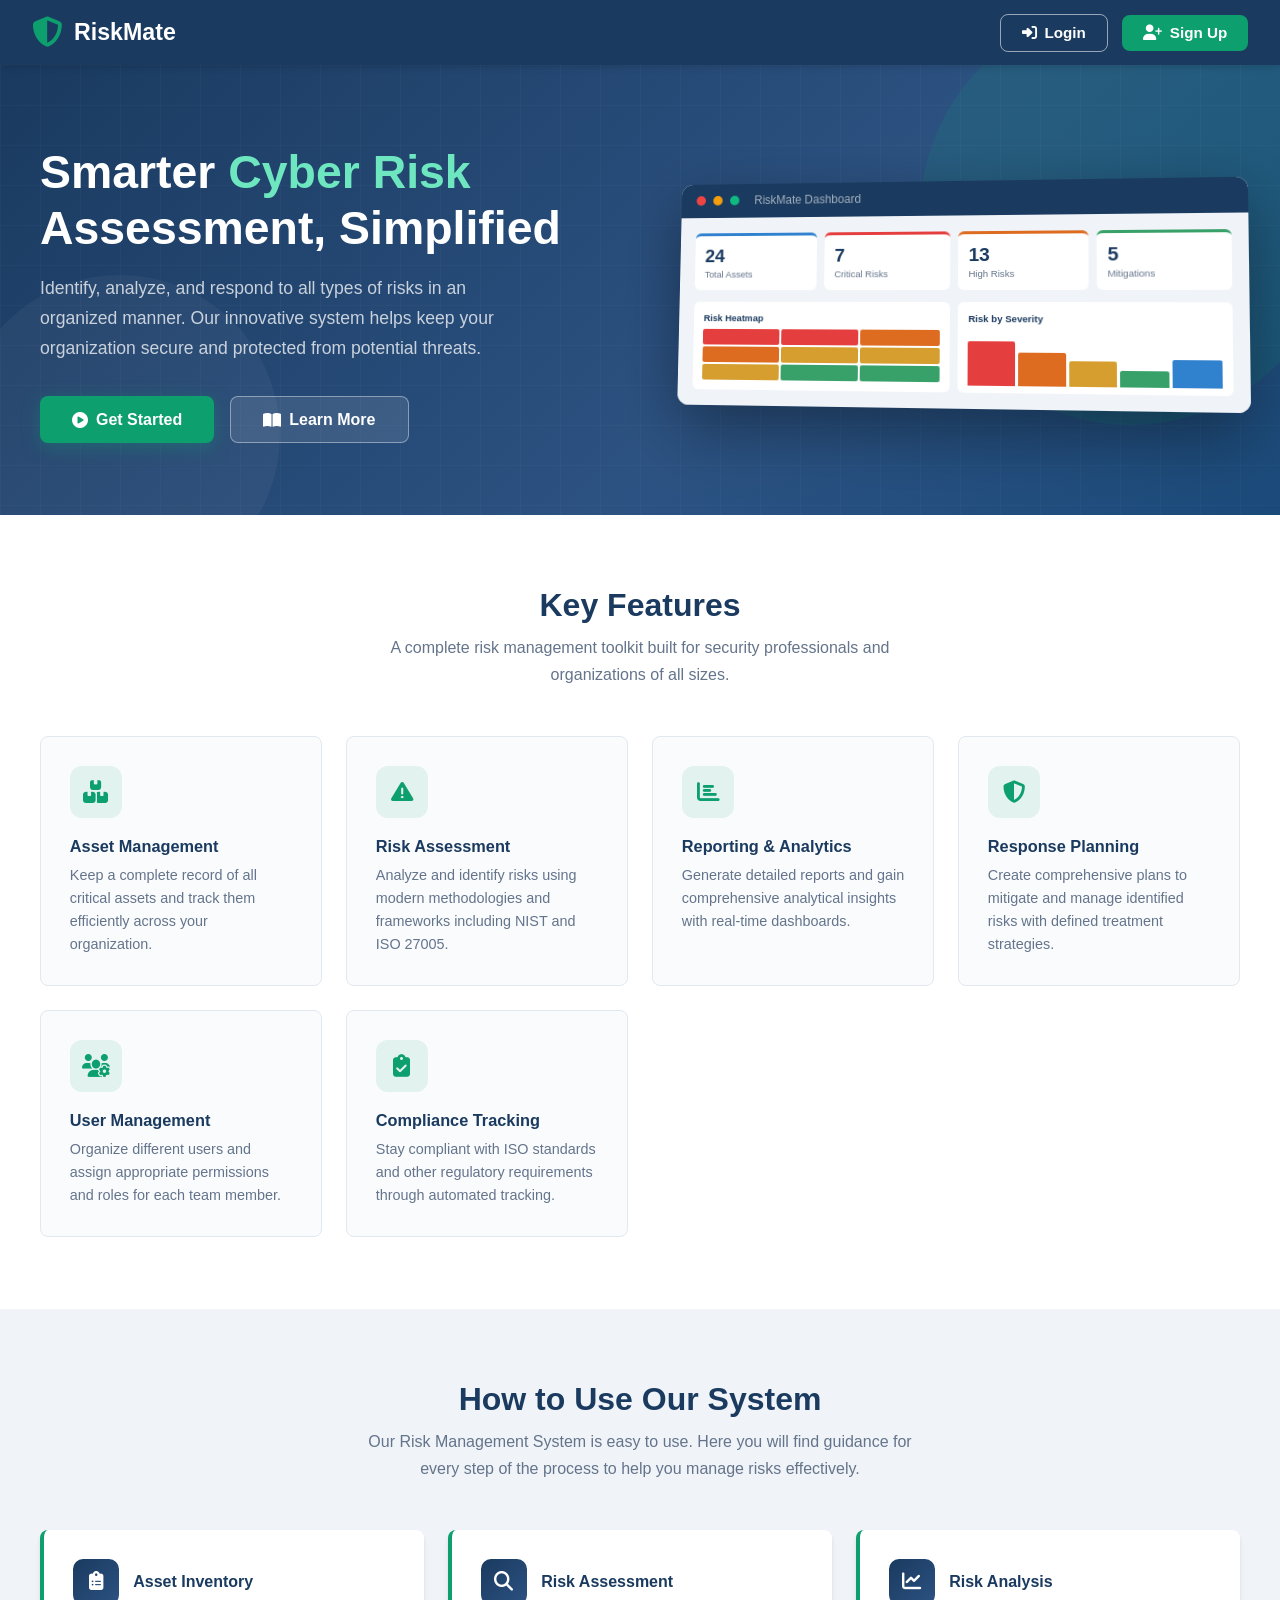
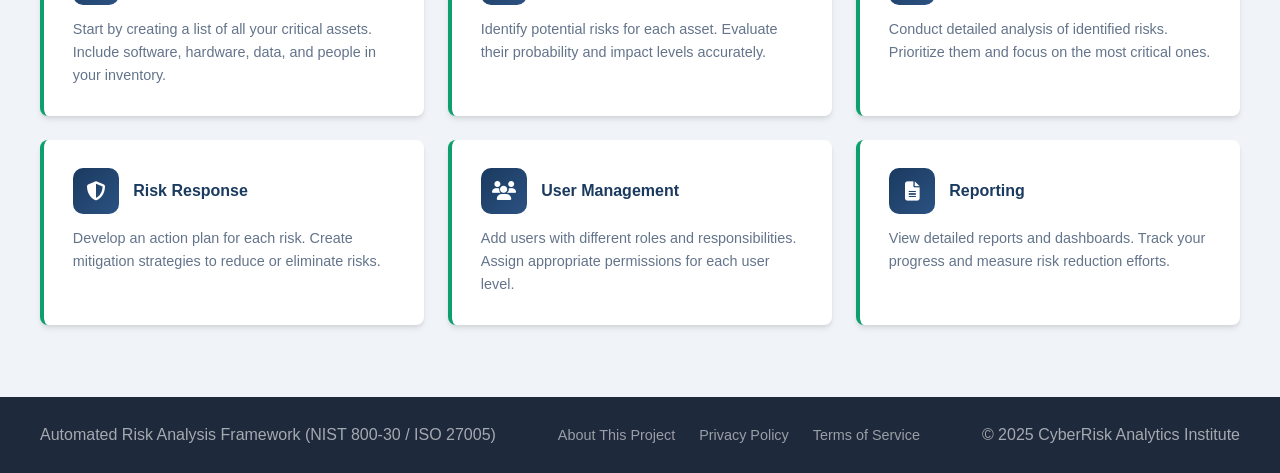
<file: templates/index.html>
<!DOCTYPE html>
<html lang="en">
<head>
    <meta charset="UTF-8">
    <meta name="viewport" content="width=device-width, initial-scale=1.0">
    <title>RiskMate – Risk Management System</title>
    <link rel="stylesheet" href="https://cdnjs.cloudflare.com/ajax/libs/font-awesome/6.4.0/css/all.min.css">
    <style>
        :root {
            --primary: #1a3a5f;
            --secondary: #2c5282;
            --accent: #0e9f6e;
            --accent-dark: #0c7a55;
            --danger: #e53e3e;
            --warning: #dd6b20;
            --info: #3182ce;
            --success: #38a169;
            --light: #f8fafc;
            --dark: #1e293b;
            --gray: #cbd5e1;
            --border-radius: 8px;
            --shadow: 0 4px 6px -1px rgba(0,0,0,0.1), 0 2px 4px -1px rgba(0,0,0,0.06);
            --shadow-lg: 0 10px 25px -3px rgba(0,0,0,0.15), 0 4px 10px -2px rgba(0,0,0,0.08);
            --transition: all 0.3s ease;
        }

        * { margin: 0; padding: 0; box-sizing: border-box; }

        body {
            font-family: 'Segoe UI', Tahoma, Geneva, Verdana, sans-serif;
            background-color: #f0f4f8;
            color: var(--dark);
            min-height: 100vh;
            display: flex;
            flex-direction: column;
        }

        /* NAVBAR */
        .navbar {
            background-color: var(--primary);
            color: white;
            padding: 0.85rem 2rem;
            display: flex;
            justify-content: space-between;
            align-items: center;
            box-shadow: var(--shadow);
            position: sticky;
            top: 0;
            z-index: 100;
        }
        .logo { display: flex; align-items: center; gap: 0.75rem; cursor: pointer; }
        .logo-icon { font-size: 1.9rem; color: var(--accent); }
        .logo-text { font-size: 1.45rem; font-weight: 700; }
        .nav-actions { display: flex; gap: 0.9rem; align-items: center; }

        .btn-nav-outline {
            padding: 0.6rem 1.3rem;
            border-radius: var(--border-radius);
            background: transparent;
            color: white;
            border: 1.5px solid rgba(255,255,255,0.55);
            font-weight: 600;
            cursor: pointer;
            display: inline-flex; align-items: center; gap: 0.5rem;
            transition: var(--transition);
            font-size: 0.95rem;
        }
        .btn-nav-outline:hover { background: rgba(255,255,255,0.12); border-color: white; }

        .btn-nav-accent {
            padding: 0.6rem 1.3rem;
            border-radius: var(--border-radius);
            background-color: var(--accent);
            color: white;
            border: none;
            font-weight: 600;
            cursor: pointer;
            display: inline-flex; align-items: center; gap: 0.5rem;
            transition: var(--transition);
            font-size: 0.95rem;
        }
        .btn-nav-accent:hover { background-color: var(--accent-dark); transform: translateY(-1px); }

        /* HERO */
        .hero {
            background: linear-gradient(135deg, var(--primary) 0%, var(--secondary) 60%, #1a4a7a 100%);
            color: white;
            padding: 5rem 2rem 4.5rem;
            position: relative;
            overflow: hidden;
        }
        .hero::before {
            content: '';
            position: absolute; top: -60px; right: -60px;
            width: 420px; height: 420px; border-radius: 50%;
            background: rgba(14,159,110,0.13); pointer-events: none;
        }
        .hero::after {
            content: '';
            position: absolute; bottom: -80px; left: -40px;
            width: 320px; height: 320px; border-radius: 50%;
            background: rgba(255,255,255,0.04); pointer-events: none;
        }
        .hero-grid {
            position: absolute; inset: 0;
            background-image:
                linear-gradient(rgba(255,255,255,0.025) 1px, transparent 1px),
                linear-gradient(90deg, rgba(255,255,255,0.025) 1px, transparent 1px);
            background-size: 40px 40px; pointer-events: none;
        }
        .hero-inner {
            max-width: 1200px; margin: 0 auto;
            display: grid; grid-template-columns: 1fr 1fr;
            gap: 3.5rem; align-items: center;
            position: relative; z-index: 1;
        }
        .hero-title {
            font-size: 2.9rem; font-weight: 700; line-height: 1.2; margin-bottom: 1.1rem;
        }
        .hero-title span { color: #6ee7c0; }
        .hero-subtitle {
            font-size: 1.1rem; color: rgba(255,255,255,0.75);
            line-height: 1.7; margin-bottom: 2rem; max-width: 480px;
        }
        .hero-cta { display: flex; gap: 1rem; flex-wrap: wrap; }

        .btn-primary-lg {
            background-color: var(--accent); color: white;
            padding: 0.85rem 2rem; font-size: 1rem;
            border-radius: 8px; border: none; font-weight: 700;
            cursor: pointer; display: inline-flex; align-items: center; gap: 0.5rem;
            transition: var(--transition);
            box-shadow: 0 4px 18px rgba(14,159,110,0.35);
        }
        .btn-primary-lg:hover { background-color: var(--accent-dark); transform: translateY(-2px); }

        .btn-secondary-lg {
            background-color: rgba(255,255,255,0.1); color: white;
            padding: 0.85rem 2rem; font-size: 1rem;
            border-radius: 8px; border: 1.5px solid rgba(255,255,255,0.4);
            font-weight: 600; cursor: pointer;
            display: inline-flex; align-items: center; gap: 0.5rem;
            transition: var(--transition); text-decoration: none;
        }
        .btn-secondary-lg:hover { background-color: rgba(255,255,255,0.18); border-color: white; }

        /* Dashboard Preview */
        .hero-visual { position: relative; }
        .dashboard-preview {
            background: white; border-radius: 12px;
            box-shadow: 0 22px 65px rgba(0,0,0,0.38); overflow: hidden;
            transform: perspective(800px) rotateY(-6deg) rotateX(3deg);
            transition: transform 0.4s ease;
        }
        .dashboard-preview:hover { transform: perspective(800px) rotateY(-2deg) rotateX(1deg); }

        .preview-bar {
            background: var(--primary); padding: 0.65rem 1rem;
            display: flex; align-items: center; gap: 0.5rem;
        }
        .preview-dot { width: 10px; height: 10px; border-radius: 50%; }
        .preview-dot.red { background: #ef4444; }
        .preview-dot.yellow { background: #f59e0b; }
        .preview-dot.green { background: #10b981; }
        .preview-title { color: rgba(255,255,255,0.6); font-size: 0.75rem; margin-left: 0.5rem; }

        .preview-body { padding: 1rem; background: #f0f4f8; }
        .preview-kpis {
            display: grid; grid-template-columns: repeat(4, 1fr);
            gap: 0.5rem; margin-bottom: 0.8rem;
        }
        .preview-kpi {
            background: white; border-radius: 6px; padding: 0.65rem; border-top: 3px solid;
        }
        .preview-kpi:nth-child(1) { border-color: var(--info); }
        .preview-kpi:nth-child(2) { border-color: var(--danger); }
        .preview-kpi:nth-child(3) { border-color: var(--warning); }
        .preview-kpi:nth-child(4) { border-color: var(--success); }
        .preview-kpi-val { font-size: 1.2rem; font-weight: 700; color: var(--primary); }
        .preview-kpi-lbl { font-size: 0.6rem; color: #64748b; margin-top: 2px; }

        .preview-charts { display: grid; grid-template-columns: 1fr 1fr; gap: 0.5rem; }
        .preview-chart { background: white; border-radius: 6px; padding: 0.65rem; height: 90px; }
        .preview-chart-title { font-size: 0.6rem; font-weight: 600; color: var(--primary); margin-bottom: 0.4rem; }

        .mini-heatmap { display: grid; grid-template-columns: repeat(3,1fr); gap: 2px; }
        .mini-cell { height: 16px; border-radius: 2px; }
        .mini-cell.critical { background: #e53e3e; }
        .mini-cell.high { background: #dd6b20; }
        .mini-cell.medium { background: #d69e2e; }
        .mini-cell.low { background: #38a169; }

        .mini-bar-chart { display: flex; align-items: flex-end; gap: 3px; height: 55px; }
        .mini-bar { flex: 1; border-radius: 2px 2px 0 0; }
        .mini-bar.b1 { background: var(--danger); height: 80%; }
        .mini-bar.b2 { background: var(--warning); height: 60%; }
        .mini-bar.b3 { background: #d69e2e; height: 45%; }
        .mini-bar.b4 { background: var(--success); height: 30%; }
        .mini-bar.b5 { background: var(--info); height: 50%; }

        .float-badge {
            position: absolute; background: white; border-radius: 10px;
            padding: 0.55rem 0.9rem; box-shadow: 0 8px 30px rgba(0,0,0,0.18);
            display: flex; align-items: center; gap: 0.5rem;
            font-size: 0.78rem; font-weight: 600; color: var(--dark);
        }
        .float-badge.top-right { top: -14px; right: -18px; animation: floatY 3s ease-in-out infinite; }
        .float-badge.bottom-left { bottom: -14px; left: -18px; animation: floatY 3s ease-in-out infinite 1.5s; }
        @keyframes floatY {
            0%, 100% { transform: translateY(0); }
            50% { transform: translateY(-7px); }
        }

        /* SHARED SECTION STYLES */
        .section { padding: 4.5rem 2rem; }
        .section-inner { max-width: 1200px; margin: 0 auto; }
        .section-label {
            text-align: center; color: var(--accent); font-weight: 700;
            font-size: 0.82rem; text-transform: uppercase;
            letter-spacing: 0.09em; margin-bottom: 0.5rem;
        }
        .section-title {
            text-align: center; font-size: 2rem; font-weight: 700;
            color: var(--primary); margin-bottom: 0.6rem;
        }
        .section-subtitle {
            text-align: center; color: #64748b; font-size: 1rem;
            max-width: 580px; margin: 0 auto 3rem; line-height: 1.7;
        }

        /* KEY FEATURES */
        .features-section { background: white; }
        .features-grid {
            display: grid;
            grid-template-columns: repeat(auto-fit, minmax(280px, 1fr));
            gap: 1.5rem;
        }
        .feature-item {
            border: 1px solid #e2e8f0; border-radius: var(--border-radius);
            padding: 1.8rem; transition: var(--transition);
            position: relative; overflow: hidden; background: #fafbfd;
        }
        .feature-item::before {
            content: ''; position: absolute; top: 0; left: 0;
            width: 4px; height: 100%; background: var(--accent);
            transform: scaleY(0); transform-origin: bottom; transition: transform 0.3s ease;
        }
        .feature-item:hover::before { transform: scaleY(1); }
        .feature-item:hover { border-color: var(--accent); box-shadow: var(--shadow-lg); transform: translateY(-3px); background: white; }

        .feature-icon {
            width: 52px; height: 52px; background: rgba(14,159,110,0.1);
            border-radius: 12px; display: flex; align-items: center; justify-content: center;
            margin-bottom: 1.2rem; font-size: 1.4rem; color: var(--accent);
            transition: var(--transition);
        }
        .feature-item:hover .feature-icon { background: var(--accent); color: white; }
        .feature-title { font-weight: 700; color: var(--primary); margin-bottom: 0.5rem; font-size: 1.02rem; }
        .feature-desc { color: #64748b; font-size: 0.9rem; line-height: 1.6; }

        /* LEARN MORE / GUIDE */
        .guide-section { background: #f0f4f8; }
        .guidelines-grid {
            display: grid;
            grid-template-columns: repeat(auto-fit, minmax(300px, 1fr));
            gap: 1.5rem;
        }
        .guideline-card {
            background: white; padding: 1.8rem; border-radius: var(--border-radius);
            box-shadow: var(--shadow); transition: var(--transition);
            border-left: 4px solid var(--accent);
            display: flex; flex-direction: column; gap: 0.8rem;
        }
        .guideline-card:hover { transform: translateY(-5px); box-shadow: var(--shadow-lg); }
        .guideline-header { display: flex; align-items: center; gap: 0.9rem; }
        .guideline-icon {
            width: 46px; height: 46px; border-radius: 10px;
            background: linear-gradient(135deg, var(--primary), var(--secondary));
            display: flex; align-items: center; justify-content: center;
            color: white; font-size: 1.2rem; flex-shrink: 0;
        }
        .guideline-step {
            font-size: 0.7rem; font-weight: 700; text-transform: uppercase;
            letter-spacing: 0.06em; color: var(--accent); margin-bottom: 0.15rem;
        }
        .guideline-title { font-size: 1rem; font-weight: 700; color: var(--primary); }
        .guideline-desc { color: #64748b; font-size: 0.9rem; line-height: 1.6; }


        /* FOOTER */
        .footer { background: var(--dark); color: rgba(255,255,255,0.6); padding: 1.8rem 2rem; }
        .footer-content {
            max-width: 1200px; margin: 0 auto;
            display: flex; justify-content: space-between;
            align-items: center; flex-wrap: wrap; gap: 1rem;
        }
        .footer-logo { display: flex; align-items: center; gap: 0.6rem; color: white; font-weight: 700; font-size: 1.05rem; }
        .footer-logo i { color: var(--accent); font-size: 1.2rem; }
        .footer-links { display: flex; gap: 1.5rem; }
        .footer-links a { color: rgba(255,255,255,0.55); text-decoration: none; font-size: 0.9rem; transition: var(--transition); }
        .footer-links a:hover { color: white; }
        .footer-copy { font-size: 0.82rem; }

        /* LOGIN MODAL */
        .modal-overlay {
            position: fixed; inset: 0;
            background: rgba(10,26,47,0.65);
            z-index: 999; display: none;
            align-items: center; justify-content: center;
            backdrop-filter: blur(3px);
        }
        .modal-overlay.show { display: flex; }
        .modal {
            background: white; border-radius: 14px;
            width: 100%; max-width: 420px;
            box-shadow: 0 30px 70px rgba(0,0,0,0.25); overflow: hidden;
            animation: slideUp 0.3s ease;
        }
        @keyframes slideUp {
            from { opacity: 0; transform: translateY(28px); }
            to   { opacity: 1; transform: translateY(0); }
        }
        .modal-header {
            background: var(--primary); color: white;
            padding: 1.5rem 1.8rem;
            display: flex; align-items: center; justify-content: space-between;
        }
        .modal-header-left { display: flex; align-items: center; gap: 0.8rem; }
        .modal-header-left .mh-icon { color: var(--accent); font-size: 1.4rem; }
        .modal-header h3 { font-size: 1.15rem; font-weight: 700; }
        .modal-header p { font-size: 0.8rem; color: rgba(255,255,255,0.6); margin-top: 0.2rem; }
        .modal-close {
            background: rgba(255,255,255,0.1); border: none; color: rgba(255,255,255,0.75);
            font-size: 1rem; cursor: pointer; transition: var(--transition);
            width: 30px; height: 30px; border-radius: 50%;
            display: flex; align-items: center; justify-content: center;
        }
        .modal-close:hover { color: white; background: rgba(255,255,255,0.2); }

        .modal-body { padding: 2rem 1.8rem; }
        .form-group { margin-bottom: 1.2rem; }
        .form-label { display: block; font-size: 0.85rem; font-weight: 600; color: #374151; margin-bottom: 0.4rem; }
        .input-wrap { position: relative; }
        .input-wrap .input-icon {
            position: absolute; left: 0.9rem; top: 50%;
            transform: translateY(-50%); color: #94a3b8; font-size: 0.9rem;
        }
        .form-input {
            width: 100%; padding: 0.72rem 0.9rem 0.72rem 2.5rem;
            border: 1.5px solid #e2e8f0; border-radius: 7px;
            font-size: 0.95rem; font-family: inherit; transition: var(--transition);
            outline: none; color: var(--dark); background: #f8fafc;
        }
        .form-input:focus { border-color: var(--accent); box-shadow: 0 0 0 3px rgba(14,159,110,0.12); background: white; }

        .btn-modal-login {
            width: 100%; background: var(--primary); color: white;
            padding: 0.82rem; border: none; border-radius: 7px;
            font-size: 1rem; font-weight: 700; cursor: pointer;
            transition: var(--transition);
            display: flex; align-items: center; justify-content: center; gap: 0.5rem;
            margin-top: 0.5rem;
        }
        .btn-modal-login:hover { background: var(--secondary); }

        .modal-footer-note {
            text-align: center; margin-top: 1.2rem;
            font-size: 0.82rem; color: #94a3b8;
        }
        .alert-error {
            background: #fef2f2; border: 1px solid #fecaca; color: #dc2626;
            padding: 0.7rem 1rem; border-radius: 7px; font-size: 0.88rem;
            margin-bottom: 1rem; display: none; align-items: center; gap: 0.5rem;
        }

        /* ANIMATIONS */
        .fade-up { opacity: 0; transform: translateY(22px); animation: fadeUp 0.65s ease forwards; }
        @keyframes fadeUp { to { opacity: 1; transform: translateY(0); } }
        .d1 { animation-delay: 0.05s; }
        .d2 { animation-delay: 0.18s; }
        .d3 { animation-delay: 0.3s; }

        /* RESPONSIVE */
        @media (max-width: 900px) {
            .hero-inner { grid-template-columns: 1fr; }
            .hero-visual { display: none; }
            .hero-title { font-size: 2.1rem; }
        }
        @media (max-width: 600px) {
            .navbar { padding: 0.8rem 1.2rem; }
            .hero { padding: 3.5rem 1.2rem 3rem; }
            .section { padding: 3rem 1.2rem; }
            .footer-content { flex-direction: column; text-align: center; }
            .footer-links { flex-wrap: wrap; justify-content: center; }
        }
    </style>
</head>
<body>

<!-- NAVBAR -->
<nav class="navbar">
    <div class="logo">
        <i class="fas fa-shield-alt logo-icon"></i>
        <span class="logo-text">RiskMate</span>
    </div>
    <div class="nav-actions">
        <button class="btn-nav-outline" onclick="openLogin()">
            <i class="fas fa-sign-in-alt"></i> Login
        </button>
        <button class="btn-nav-accent" onclick="window.location.href='/signup'">
    <i class="fas fa-user-plus"></i> Sign Up
</button>
    </div>
</nav>

<!-- HERO -->
<section class="hero">
    <div class="hero-grid"></div>
    <div class="hero-inner">

        <div class="hero-content">
            <h1 class="hero-title fade-up d1">
                Smarter <span>Cyber Risk</span><br>Assessment, Simplified
            </h1>
            <p class="hero-subtitle fade-up d2">
                Identify, analyze, and respond to all types of risks in an organized manner.
                Our innovative system helps keep your organization secure and protected from potential threats.
            </p>
            <div class="hero-cta fade-up d3">
                <button class="btn-primary-lg" onclick="openLogin()">
                    <i class="fas fa-play-circle"></i> Get Started
                </button>
                <a href="#learn-more" class="btn-secondary-lg">
                    <i class="fas fa-book-open"></i> Learn More
                </a>
            </div>
        </div>

        <div class="hero-visual">
            <div style="position:relative;">
                <div class="dashboard-preview">
                    <div class="preview-bar">
                        <div class="preview-dot red"></div>
                        <div class="preview-dot yellow"></div>
                        <div class="preview-dot green"></div>
                        <span class="preview-title">RiskMate Dashboard</span>
                    </div>
                    <div class="preview-body">
                        <div class="preview-kpis">
                            <div class="preview-kpi">
                                <div class="preview-kpi-val">24</div>
                                <div class="preview-kpi-lbl">Total Assets</div>
                            </div>
                            <div class="preview-kpi">
                                <div class="preview-kpi-val">7</div>
                                <div class="preview-kpi-lbl">Critical Risks</div>
                            </div>
                            <div class="preview-kpi">
                                <div class="preview-kpi-val">13</div>
                                <div class="preview-kpi-lbl">High Risks</div>
                            </div>
                            <div class="preview-kpi">
                                <div class="preview-kpi-val">5</div>
                                <div class="preview-kpi-lbl">Mitigations</div>
                            </div>
                        </div>
                        <div class="preview-charts">
                            <div class="preview-chart">
                                <div class="preview-chart-title">Risk Heatmap</div>
                                <div class="mini-heatmap">
                                    <div class="mini-cell critical"></div>
                                    <div class="mini-cell critical"></div>
                                    <div class="mini-cell high"></div>
                                    <div class="mini-cell high"></div>
                                    <div class="mini-cell medium"></div>
                                    <div class="mini-cell medium"></div>
                                    <div class="mini-cell medium"></div>
                                    <div class="mini-cell low"></div>
                                    <div class="mini-cell low"></div>
                                </div>
                            </div>
                            <div class="preview-chart">
                                <div class="preview-chart-title">Risk by Severity</div>
                                <div class="mini-bar-chart">
                                    <div class="mini-bar b1"></div>
                                    <div class="mini-bar b2"></div>
                                    <div class="mini-bar b3"></div>
                                    <div class="mini-bar b4"></div>
                                    <div class="mini-bar b5"></div>
                                </div>
                            </div>
                        </div>
                    </div>
                </div>

            </div>
        </div>

    </div>
</section>

<!-- KEY FEATURES -->
<section class="section features-section" id="features">
    <div class="section-inner">
        <h2 class="section-title">Key Features</h2>
        <p class="section-subtitle">A complete risk management toolkit built for security professionals and organizations of all sizes.</p>

        <div class="features-grid">
            <div class="feature-item">
                <div class="feature-icon"><i class="fas fa-boxes"></i></div>
                <div class="feature-title">Asset Management</div>
                <div class="feature-desc">Keep a complete record of all critical assets and track them efficiently across your organization.</div>
            </div>
            <div class="feature-item">
                <div class="feature-icon"><i class="fas fa-exclamation-triangle"></i></div>
                <div class="feature-title">Risk Assessment</div>
                <div class="feature-desc">Analyze and identify risks using modern methodologies and frameworks including NIST and ISO 27005.</div>
            </div>
            <div class="feature-item">
                <div class="feature-icon"><i class="fas fa-chart-bar"></i></div>
                <div class="feature-title">Reporting & Analytics</div>
                <div class="feature-desc">Generate detailed reports and gain comprehensive analytical insights with real-time dashboards.</div>
            </div>
            <div class="feature-item">
                <div class="feature-icon"><i class="fas fa-shield-alt"></i></div>
                <div class="feature-title">Response Planning</div>
                <div class="feature-desc">Create comprehensive plans to mitigate and manage identified risks with defined treatment strategies.</div>
            </div>
            <div class="feature-item">
                <div class="feature-icon"><i class="fas fa-users-cog"></i></div>
                <div class="feature-title">User Management</div>
                <div class="feature-desc">Organize different users and assign appropriate permissions and roles for each team member.</div>
            </div>
            <div class="feature-item">
                <div class="feature-icon"><i class="fas fa-clipboard-check"></i></div>
                <div class="feature-title">Compliance Tracking</div>
                <div class="feature-desc">Stay compliant with ISO standards and other regulatory requirements through automated tracking.</div>
            </div>
        </div>
    </div>
</section>

<!-- LEARN MORE / HOW TO USE -->
<section class="section guide-section" id="learn-more">
    <div class="section-inner">
        <h2 class="section-title">How to Use Our System</h2>
        <p class="section-subtitle">
            Our Risk Management System is easy to use. Here you will find guidance for every step
            of the process to help you manage risks effectively.
        </p>

        <div class="guidelines-grid">
            <div class="guideline-card">
                <div class="guideline-header">
                    <div class="guideline-icon"><i class="fas fa-clipboard-list"></i></div>
                    <div>
                    
                        <div class="guideline-title">Asset Inventory</div>
                    </div>
                </div>
                <div class="guideline-desc">Start by creating a list of all your critical assets. Include software, hardware, data, and people in your inventory.</div>
            </div>

            <div class="guideline-card">
                <div class="guideline-header">
                    <div class="guideline-icon"><i class="fas fa-search"></i></div>
                    <div>
                    
                        <div class="guideline-title">Risk Assessment</div>
                    </div>
                </div>
                <div class="guideline-desc">Identify potential risks for each asset. Evaluate their probability and impact levels accurately.</div>
            </div>

            <div class="guideline-card">
                <div class="guideline-header">
                    <div class="guideline-icon"><i class="fas fa-chart-line"></i></div>
                    <div>
                    
                        <div class="guideline-title">Risk Analysis</div>
                    </div>
                </div>
                <div class="guideline-desc">Conduct detailed analysis of identified risks. Prioritize them and focus on the most critical ones.</div>
            </div>

            <div class="guideline-card">
                <div class="guideline-header">
                    <div class="guideline-icon"><i class="fas fa-shield-alt"></i></div>
                    <div>
                    
                        <div class="guideline-title">Risk Response</div>
                    </div>
                </div>
                <div class="guideline-desc">Develop an action plan for each risk. Create mitigation strategies to reduce or eliminate risks.</div>
            </div>

            <div class="guideline-card">
                <div class="guideline-header">
                    <div class="guideline-icon"><i class="fas fa-users"></i></div>
                    <div>
                    
                        <div class="guideline-title">User Management</div>
                    </div>
                </div>
                <div class="guideline-desc">Add users with different roles and responsibilities. Assign appropriate permissions for each user level.</div>
            </div>

            <div class="guideline-card">
                <div class="guideline-header">
                    <div class="guideline-icon"><i class="fas fa-file-alt"></i></div>
                    <div>
                    
                        <div class="guideline-title">Reporting</div>
                    </div>
                </div>
                <div class="guideline-desc">View detailed reports and dashboards. Track your progress and measure risk reduction efforts.</div>
            </div>
        </div>
    </div>
</section>



<!-- FOOTER -->
<footer class="footer">
        <div class="footer-content">
            <div class="footer-info">
                Automated Risk Analysis Framework (NIST 800-30 / ISO 27005)
            </div>
            <div class="footer-links">
                <a href="#" class="footer-link">About This Project</a>
                <a href="#" class="footer-link">Privacy Policy</a>
                <a href="#" class="footer-link">Terms of Service</a>
            </div>
            <div class="footer-copyright">
                © 2025 CyberRisk Analytics Institute
            </div>
        </div>
</footer>

<!-- LOGIN MODAL -->
<div class="modal-overlay" id="loginModal">
    <div class="modal">
        <div class="modal-header">
            <div class="modal-header-left">
                <i class="fas fa-shield-alt mh-icon"></i>
                <div>
                    <h3>RiskMate Login</h3>
                    <p>Sign in to access your dashboard</p>
                </div>
            </div>
            <button class="modal-close" onclick="closeLogin()"><i class="fas fa-times"></i></button>
        </div>
        <div class="modal-body">
            <div class="alert-error" id="loginError">
                <i class="fas fa-exclamation-circle"></i>
                <span id="errorMsg">Invalid username or password.</span>
            </div>
            <div class="form-group">
                <label class="form-label">Username</label>
                <div class="input-wrap">
                    <i class="fas fa-user input-icon"></i>
                    <input type="text" class="form-input" id="loginUsername" placeholder="e.g. Admin_01" autocomplete="username">
                </div>
            </div>
            <div class="form-group">
                <label class="form-label">Password</label>
                <div class="input-wrap">
                    <i class="fas fa-lock input-icon"></i>
                    <input type="password" class="form-input" id="loginPassword" placeholder="••••••••" autocomplete="current-password">
                </div>
            </div>
            <button class="btn-modal-login" onclick="handleLogin()">
                <i class="fas fa-sign-in-alt"></i> Sign In
            </button>
            <div class="modal-footer-note">
    <i class="fas fa-info-circle"></i> New user? 
    <a href="/signup" style="color: #0e9f6e; text-decoration: none; font-weight: 600;">Create an account</a>
</div>
        </div>
    </div>
</div>

<script>
    function openLogin() {
        document.getElementById('loginModal').classList.add('show');
        document.getElementById('loginError').style.display = 'none';
        setTimeout(() => document.getElementById('loginUsername').focus(), 120);
    }

    function closeLogin() {
        document.getElementById('loginModal').classList.remove('show');
        document.getElementById('loginError').style.display = 'none';
        document.getElementById('loginUsername').value = '';
        document.getElementById('loginPassword').value = '';
    }

    async function handleLogin() {
        const username = document.getElementById('loginUsername').value.trim(); 
    const password = document.getElementById('loginPassword').value;
    const errorEl = document.getElementById('loginError');
    const errorMsg = document.getElementById('errorMsg');

    if (!username || !password) {
        errorMsg.textContent = 'Please enter both username and password.';
        errorEl.style.display = 'flex';
        return;
    }

    errorEl.style.display = 'none';
    
    try {
        const response = await fetch('/api/login', {
            method: 'POST',
            headers: {
                'Content-Type': 'application/json',
            },
            body: JSON.stringify({ username: username, password: password })
        });
        
        const data = await response.json();
        
        if (data.success) {
            window.location.href = data.redirect || '/dashboard';
        } else {
            errorMsg.textContent = data.error || 'Invalid username or password.';
            errorEl.style.display = 'flex';
        }
    } catch (error) {
        errorMsg.textContent = 'Network error. Please try again.';
        errorEl.style.display = 'flex';
    }
      
}

    document.getElementById('loginModal').addEventListener('click', function(e) {
        if (e.target === this) closeLogin();
    });

    document.addEventListener('keydown', function(e) {
        if (e.key === 'Enter' && document.getElementById('loginModal').classList.contains('show')) handleLogin();
        if (e.key === 'Escape') closeLogin();
    });

    document.querySelectorAll('a[href^="#"]').forEach(a => {
        a.addEventListener('click', function(e) {
            const target = document.querySelector(this.getAttribute('href'));
            if (target) { e.preventDefault(); target.scrollIntoView({ behavior: 'smooth', block: 'start' }); }
        });
    });
</script>

</body>
</html>
</file>
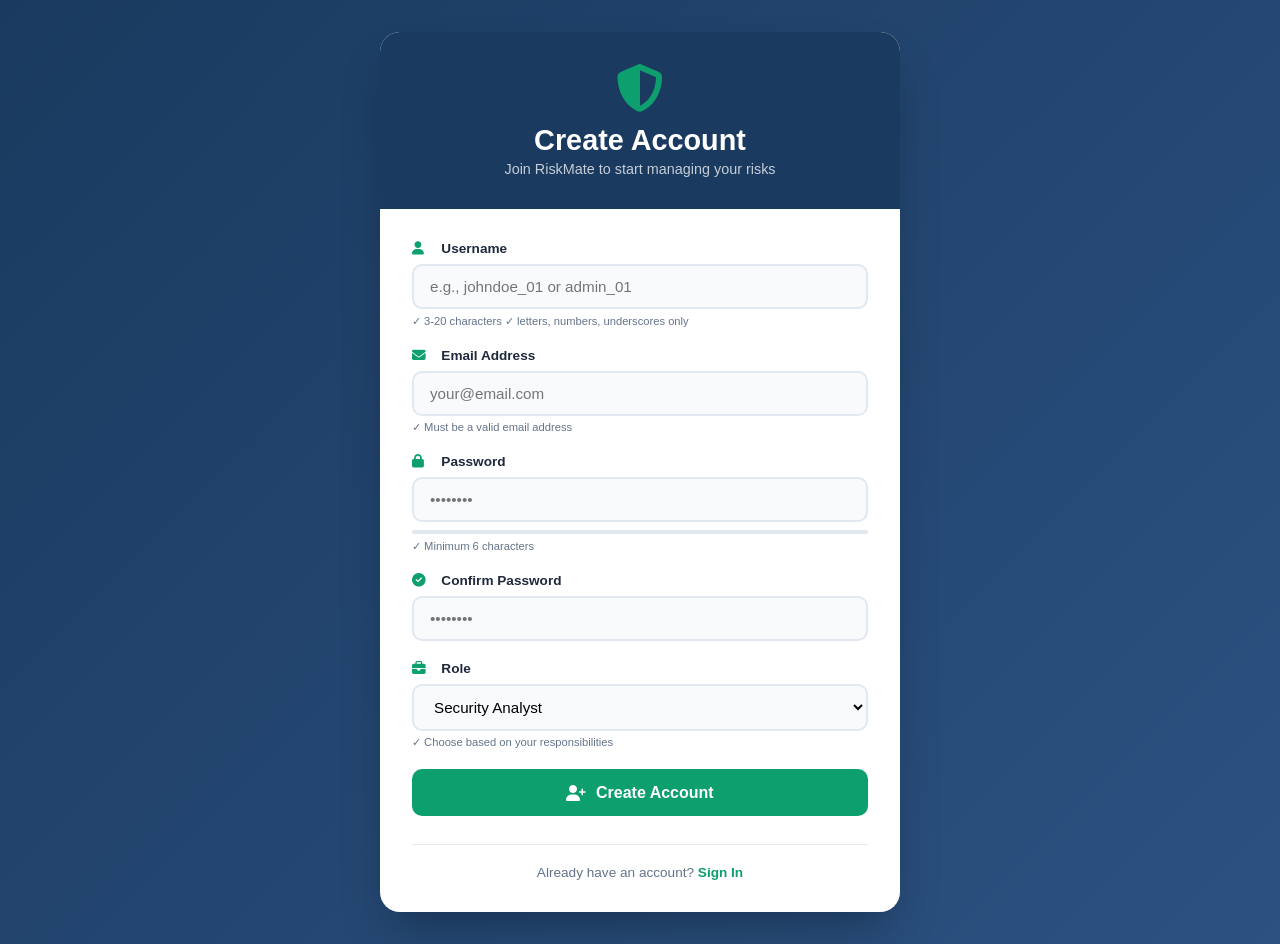
<file: templates/signup.html>
<!DOCTYPE html>
<html lang="en">
<head>
    <meta charset="UTF-8">
    <meta name="viewport" content="width=device-width, initial-scale=1.0">
    <title>RiskMate – Create Account</title>
    <link rel="stylesheet" href="https://cdnjs.cloudflare.com/ajax/libs/font-awesome/6.4.0/css/all.min.css">
    <style>
        * {
            margin: 0;
            padding: 0;
            box-sizing: border-box;
        }

        body {
            font-family: 'Segoe UI', Tahoma, Geneva, Verdana, sans-serif;
            background: linear-gradient(135deg, #1a3a5f 0%, #2c5282 100%);
            min-height: 100vh;
            display: flex;
            align-items: center;
            justify-content: center;
            padding: 2rem;
        }

        .signup-container {
            max-width: 520px;
            width: 100%;
            background: white;
            border-radius: 20px;
            box-shadow: 0 25px 50px -12px rgba(0, 0, 0, 0.3);
            overflow: hidden;
            animation: slideUp 0.4s ease;
        }

        @keyframes slideUp {
            from {
                opacity: 0;
                transform: translateY(30px);
            }
            to {
                opacity: 1;
                transform: translateY(0);
            }
        }

        .signup-header {
            background: #1a3a5f;
            color: white;
            padding: 2rem 2rem;
            text-align: center;
        }

        .signup-header i {
            font-size: 3rem;
            color: #0e9f6e;
            margin-bottom: 0.75rem;
        }

        .signup-header h1 {
            font-size: 1.8rem;
            font-weight: 700;
            margin-bottom: 0.25rem;
        }

        .signup-header p {
            font-size: 0.9rem;
            color: rgba(255, 255, 255, 0.75);
        }

        .signup-body {
            padding: 2rem 2rem 2rem 2rem;
        }

        .form-group {
            margin-bottom: 1.25rem;
        }

        .form-label {
            display: block;
            font-size: 0.85rem;
            font-weight: 600;
            color: #1e293b;
            margin-bottom: 0.5rem;
        }

        .form-label i {
            margin-right: 0.5rem;
            color: #0e9f6e;
            width: 1.1rem;
        }

        .form-input, .form-select {
            width: 100%;
            padding: 0.75rem 1rem;
            border: 2px solid #e2e8f0;
            border-radius: 10px;
            font-size: 0.95rem;
            font-family: inherit;
            transition: all 0.2s ease;
            outline: none;
            background: #f8fafc;
        }

        .form-input:focus, .form-select:focus {
            border-color: #0e9f6e;
            background: white;
            box-shadow: 0 0 0 3px rgba(14, 159, 110, 0.1);
        }

        .info-text {
            font-size: 0.7rem;
            color: #64748b;
            margin-top: 0.35rem;
        }

        .btn-signup {
            width: 100%;
            background: #0e9f6e;
            color: white;
            padding: 0.9rem;
            border: none;
            border-radius: 10px;
            font-size: 1rem;
            font-weight: 700;
            cursor: pointer;
            transition: all 0.2s ease;
            display: flex;
            align-items: center;
            justify-content: center;
            gap: 0.6rem;
            margin-top: 0.5rem;
        }

        .btn-signup:hover {
            background: #0c7a55;
            transform: translateY(-2px);
            box-shadow: 0 5px 15px rgba(14, 159, 110, 0.3);
        }

        .login-link {
            text-align: center;
            margin-top: 1.75rem;
            padding-top: 1.25rem;
            border-top: 1px solid #e2e8f0;
            font-size: 0.85rem;
            color: #64748b;
        }

        .login-link a {
            color: #0e9f6e;
            text-decoration: none;
            font-weight: 600;
        }

        .login-link a:hover {
            text-decoration: underline;
        }

        .alert {
            padding: 0.85rem 1rem;
            border-radius: 10px;
            font-size: 0.85rem;
            margin-bottom: 1.25rem;
            display: none;
        }

        .alert-error {
            background: #fef2f2;
            border: 1px solid #fecaca;
            color: #dc2626;
        }

        .alert-success {
            background: #f0fdf4;
            border: 1px solid #bbf7d0;
            color: #15803d;
        }

        .alert i {
            margin-right: 0.5rem;
        }

        .alert ul {
            margin-left: 1.5rem;
            margin-top: 0.3rem;
            margin-bottom: 0;
        }

        .password-strength {
            height: 4px;
            background: #e2e8f0;
            border-radius: 2px;
            margin-top: 0.5rem;
            overflow: hidden;
        }

        .password-strength-bar {
            height: 100%;
            width: 0%;
            transition: width 0.3s ease;
            border-radius: 2px;
        }
    </style>
</head>
<body>
    <div class="signup-container">
        <div class="signup-header">
            <i class="fas fa-shield-alt"></i>
            <h1>Create Account</h1>
            <p>Join RiskMate to start managing your risks</p>
        </div>
        <div class="signup-body">
            <div id="errorMessage" class="alert alert-error">
                <i class="fas fa-exclamation-circle"></i>
                <span id="errorText"></span>
            </div>
            <div id="successMessage" class="alert alert-success">
                <i class="fas fa-check-circle"></i>
                <span id="successText"></span>
            </div>

            <form id="signupForm">
                <div class="form-group">
                    <label class="form-label">
                        <i class="fas fa-user"></i> Username
                    </label>
                    <input type="text" class="form-input" id="username" name="username" 
                           placeholder="e.g., johndoe_01 or admin_01" autocomplete="off" required>
                    <div class="info-text">✓ 3-20 characters ✓ letters, numbers, underscores only</div>
                </div>

                <div class="form-group">
                    <label class="form-label">
                        <i class="fas fa-envelope"></i> Email Address
                    </label>
                    <input type="email" class="form-input" id="email" name="email" 
                           placeholder="your@email.com" autocomplete="off" required>
                    <div class="info-text">✓ Must be a valid email address</div>
                </div>

                <div class="form-group">
                    <label class="form-label">
                        <i class="fas fa-lock"></i> Password
                    </label>
                    <input type="password" class="form-input" id="password" name="password" 
                           placeholder="••••••••" required>
                    <div class="password-strength">
                        <div class="password-strength-bar" id="passwordStrengthBar"></div>
                    </div>
                    <div class="info-text">✓ Minimum 6 characters</div>
                </div>

                <div class="form-group">
                    <label class="form-label">
                        <i class="fas fa-check-circle"></i> Confirm Password
                    </label>
                    <input type="password" class="form-input" id="confirmPassword" name="confirm_password" 
                           placeholder="••••••••" required>
                    <div class="info-text" id="passwordMatchMsg"></div>
                </div>

                <div class="form-group">
                    <label class="form-label">
                        <i class="fas fa-briefcase"></i> Role
                    </label>
                    <select class="form-select" id="role" name="role">
                        <option value="Security Analyst">Security Analyst</option>
                        <option value="Security Engineer">Security Engineer</option>
                        <option value="Security Admin">Security Admin</option>
                    </select>
                    <div class="info-text">✓ Choose based on your responsibilities</div>
                </div>

                <button type="submit" class="btn-signup">
                    <i class="fas fa-user-plus"></i> Create Account
                </button>
            </form>

            <div class="login-link">
                Already have an account? <a href="/">Sign In</a>
            </div>
        </div>
    </div>

    <script>
        const form = document.getElementById('signupForm');
        const errorDiv = document.getElementById('errorMessage');
        const successDiv = document.getElementById('successMessage');
        const errorText = document.getElementById('errorText');
        const successText = document.getElementById('successText');
        const passwordInput = document.getElementById('password');
        const confirmInput = document.getElementById('confirmPassword');
        const strengthBar = document.getElementById('passwordStrengthBar');
        const matchMsg = document.getElementById('passwordMatchMsg');

        // Password strength checker
        function checkPasswordStrength(password) {
            let strength = 0;
            if (password.length >= 6) strength++;
            if (password.length >= 8) strength++;
            if (/[A-Z]/.test(password)) strength++;
            if (/[0-9]/.test(password)) strength++;
            if (/[^A-Za-z0-9]/.test(password)) strength++;
            
            let percentage = Math.min(100, strength * 20);
            let color = '#dc2626'; // red
            
            if (percentage >= 80) color = '#10b981'; // green
            else if (percentage >= 60) color = '#f59e0b'; // yellow
            else if (percentage >= 40) color = '#f97316'; // orange
            
            strengthBar.style.width = percentage + '%';
            strengthBar.style.backgroundColor = color;
            
            return percentage;
        }

        passwordInput.addEventListener('input', function() {
            checkPasswordStrength(this.value);
            checkPasswordMatch();
        });

        confirmInput.addEventListener('input', checkPasswordMatch);

        function checkPasswordMatch() {
            if (confirmInput.value.length > 0) {
                if (passwordInput.value === confirmInput.value) {
                    matchMsg.innerHTML = '✓ Passwords match';
                    matchMsg.style.color = '#10b981';
                } else {
                    matchMsg.innerHTML = '✗ Passwords do not match';
                    matchMsg.style.color = '#dc2626';
                }
            } else {
                matchMsg.innerHTML = '';
            }
        }

        function showError(message, isArray = false) {
            if (isArray && Array.isArray(message)) {
                let html = '<ul>';
                message.forEach(err => {
                    html += `<li>${err}</li>`;
                });
                html += '</ul>';
                errorText.innerHTML = html;
            } else {
                errorText.innerHTML = message;
            }
            errorDiv.style.display = 'block';
            successDiv.style.display = 'none';
            setTimeout(() => {
                errorDiv.style.display = 'none';
            }, 5000);
        }

        function showSuccess(message) {
            successText.innerHTML = message;
            successDiv.style.display = 'block';
            errorDiv.style.display = 'none';
        }

        form.addEventListener('submit', async (e) => {
            e.preventDefault();

            const username = document.getElementById('username').value.trim();
            const email = document.getElementById('email').value.trim();
            const password = document.getElementById('password').value;
            const confirmPassword = document.getElementById('confirmPassword').value;
            const role = document.getElementById('role').value;

            const formData = {
                username: username,
                email: email,
                password: password,
                confirm_password: confirmPassword,
                role: role
            };

            try {
                const response = await fetch('/api/signup', {
                    method: 'POST',
                    headers: {
                        'Content-Type': 'application/json',
                    },
                    body: JSON.stringify(formData)
                });

                const data = await response.json();

                if (data.success) {
                    showSuccess(data.message);
                    setTimeout(() => {
                        window.location.href = data.redirect;
                    }, 2000);
                } else {
                    if (data.errors && Array.isArray(data.errors)) {
                        showError(data.errors, true);
                    } else {
                        showError(data.error || 'Registration failed. Please try again.');
                    }
                }
            } catch (error) {
                console.error('Error:', error);
                showError('Network error. Please check your connection and try again.');
            }
        });
    </script>
</body>
</html>
</file>
